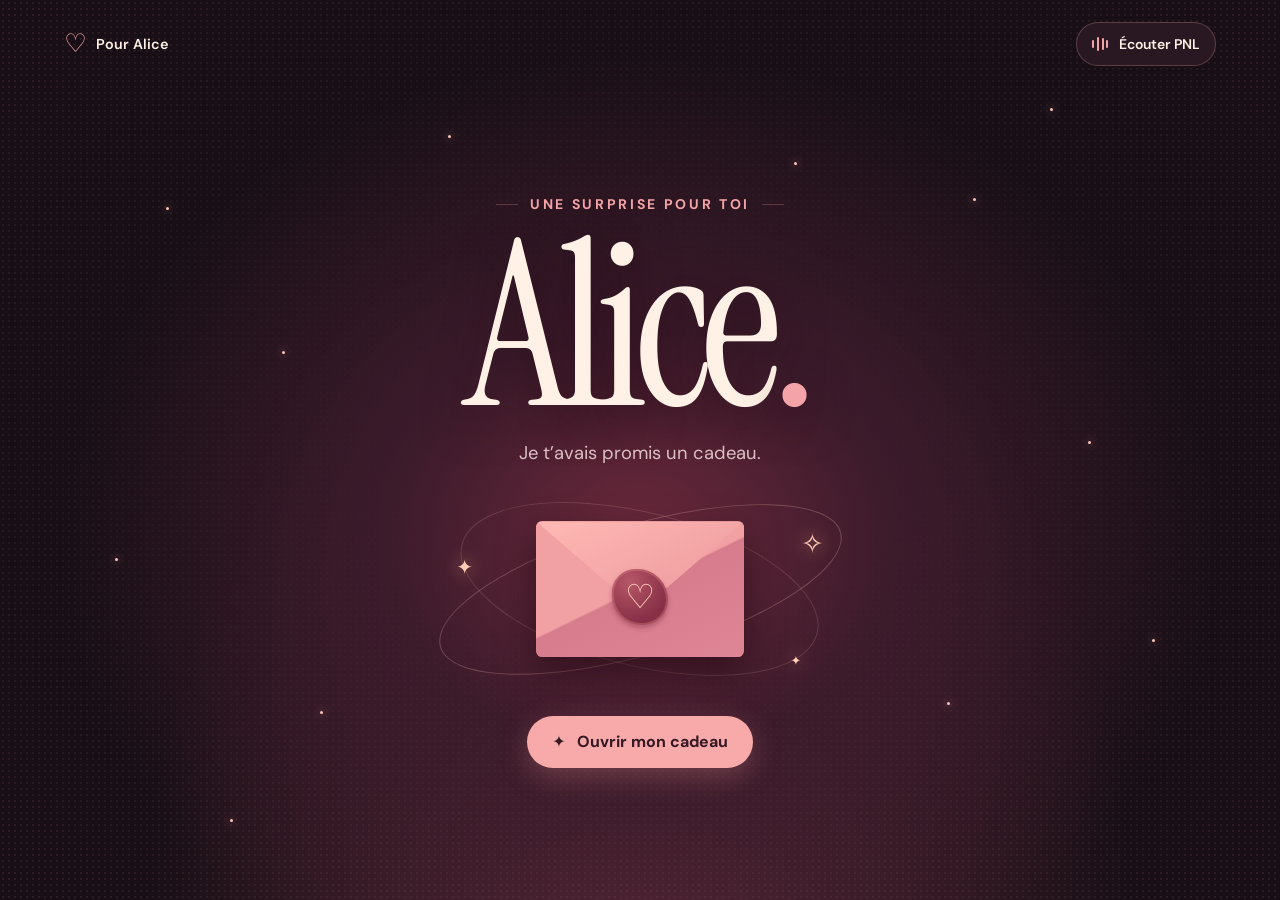
<file: index.html>
<!doctype html>
<html lang="fr">
<head>
  <meta charset="utf-8">
  <meta name="viewport" content="width=device-width, initial-scale=1">
  <meta name="theme-color" content="#180f16">
  <meta name="description" content="Une petite surprise, juste pour toi.">
  <meta name="robots" content="noindex, nofollow">
  <title>Pour Alice ♡</title>
  <link rel="stylesheet" href="style.css">
  <script src="script.js" defer></script>
  <script src="finale.js" defer></script>
</head>
<body>
  <header class="topbar">
    <a class="mark" href="#accueil" aria-label="Pour Alice, accueil"><span aria-hidden="true">♡</span> Pour Alice</a>
    <button class="sound" type="button" id="sound" aria-pressed="false" hidden>
      <span class="equalizer" aria-hidden="true"><i></i><i></i><i></i><i></i></span>
      <span id="sound-label">Écouter PNL</span>
    </button>
    <p class="sound-status" id="sound-status" role="status"></p>
  </header>
  <audio id="track" src="audd.mp3" preload="none" loop></audio>
  <main id="accueil">
    <section class="hero" aria-labelledby="hero-title">
      <div class="starfield" aria-hidden="true">
        <span></span><span></span><span></span><span></span><span></span><span></span>
        <span></span><span></span><span></span><span></span><span></span><span></span>
      </div>
      <p class="eyebrow"><span></span> Une surprise pour toi <span></span></p>
      <h1 id="hero-title">Alice<span>.</span></h1>
      <p class="hero-copy">Je t’avais promis un cadeau.</p>
      <div class="envelope-scene" aria-hidden="true">
        <div class="orbit orbit-one"></div><div class="orbit orbit-two"></div>
        <span class="spark spark-one">✦</span><span class="spark spark-two">✧</span><span class="spark spark-three">✦</span>
        <div class="envelope">
          <div class="envelope-back"></div>
          <div class="envelope-note"><span class="note-star">✦</span><span class="note-to">Pour Alice</span></div>
          <div class="envelope-front"></div>
          <div class="envelope-flap"></div>
          <span class="seal">♡</span>
        </div>
        <canvas class="opening-light" aria-hidden="true" hidden></canvas>
      </div>
      <a class="button open-button" id="open-letter" href="#lettre"><span aria-hidden="true">✦</span> <span class="open-label">Ouvrir mon cadeau</span></a>
    </section>

    <div id="lettre" class="story">
      <section class="wink" aria-labelledby="wink-title">
        <p class="eyebrow"><span></span> La blague <span></span></p>
        <h2 id="wink-title">Et pour Lucia…</h2>
        <p>Quand je te disais que je préférais Lucia, je faisais le malin juste pour te taquiner.</p>
        <p class="punchline">Je te préfère <em>largement.</em></p>
        <p>T’es plus, plus, plus drôle. Et puis surtout, c’est avec toi que j’ai envie de parler.</p>
      </section>

      <section class="letter-stage" id="mot" aria-labelledby="letter-title">
        <article class="letter-paper" tabindex="-1" id="letter-paper">
          <p class="letter-kicker">Un mot pour toi</p>
          <h2 id="letter-title">Alice,</h2>
          <p>Quand on s’est rencontrés dehors, je me doutais pas que j’allais autant aimer parler avec toi. Maintenant, quand je vois ton prénom s’afficher sur mon tél, ça me fait sourire avant même que j’aie lu ton message.</p>
          <p>J’aime trop quand on part sur un truc complètement débile et qu’on en rigole pendant des messages et des messages. Et quand je dois poser mon tél au milieu d’une conversation avec toi, j’ai souvent envie de t’envoyer encore un dernier truc. Bon, des fois, le dernier truc en devient trois.</p>
          <p>J’ai déjà fait le malin avec Lucia, alors je te le dis sérieusement ici. Tu me plais, Alice. T’es drôle, j’aime bien ta façon d’être et je suis vraiment content qu’on se soit croisés ce jour-là. J’avais envie que tu le saches, même si je suis plus à l’aise pour te taquiner que pour t’écrire ça.</p>
          <p>Je t’avais dit que je te ferais un cadeau. J’aurais pu t’envoyer un message et voilà. Puis j’ai commencé à faire un site, j’ai rajouté des étoiles, et à un moment je me suis dit « eh, il manque PNL ». Donc voilà où on en est.</p>
          <p class="signoff">J’espère que ça t’a fait sourire. Moi, rien que de t’imaginer en train de lire ça, ça me fait sourire aussi. <span aria-label="cœur">♡</span></p>
          <p class="letter-ps"><strong>P.-S.</strong> T’es une personne incroyable qui kiffe des trucs incroyables, genre PNL. Si ça c’est pas incroyable… Bon, j’ai dit « incroyable » trois fois. J’avais trouvé « formidable » aussi, mais je te le garde pour la prochaine lettre.</p>
        </article>
      </section>
      <section class="finale-invite" aria-labelledby="finale-title">
        <p class="eyebrow"><span></span> Juste avant que tu partes <span></span></p>
        <h2 id="finale-title">Attends, Alice…</h2>
        <p>Il reste un truc que je voulais te montrer.</p>
        <div class="finale-orb" aria-hidden="true">✦</div>
        <button class="button sky-button" id="launch-sky" type="button" hidden><span aria-hidden="true">✧</span> Allumer le ciel</button>
        <noscript><p>Si je pouvais rallumer les étoiles, j’en ferais un ciel pour toi. ♡</p></noscript>
      </section>
    </div>
  </main>

  <dialog class="gift-intro" id="gift-intro" aria-labelledby="gift-intro-title">
    <div class="gift-intro-content">
      <button class="gift-intro-skip" id="skip-intro" type="button" autofocus>Passer</button>
      <div class="gift-intro-orbit" aria-hidden="true">
        <span class="intro-ring"></span><span class="intro-ring"></span><span class="intro-ring"></span>
        <span class="intro-heart">♡</span>
      </div>
      <h2 id="gift-intro-title">Préparation du cadeau pour <em>Alice</em></h2>
      <div class="gift-intro-bar" aria-hidden="true"><span></span></div>
    </div>
  </dialog>


  <dialog class="sky" id="sky" aria-label="Un ciel pour Alice">
    <div class="sky-stage">
      <div class="sky-controls">
        <form method="dialog"><button class="sky-small-button" id="close-sky" autofocus>Fermer</button></form>
      </div>
      <div class="sky-art">
        <canvas class="sky-canvas" aria-hidden="true"></canvas>
        <p class="sky-name" hidden>ALICE</p>
      </div>
      <div class="sky-words">
        <p id="sky-message" aria-live="polite"></p>
        <button class="sky-small-button" id="replay-sky" type="button" hidden>Revoir les étoiles</button>
      </div>
    </div>
  </dialog>
</body>
</html>
</file>
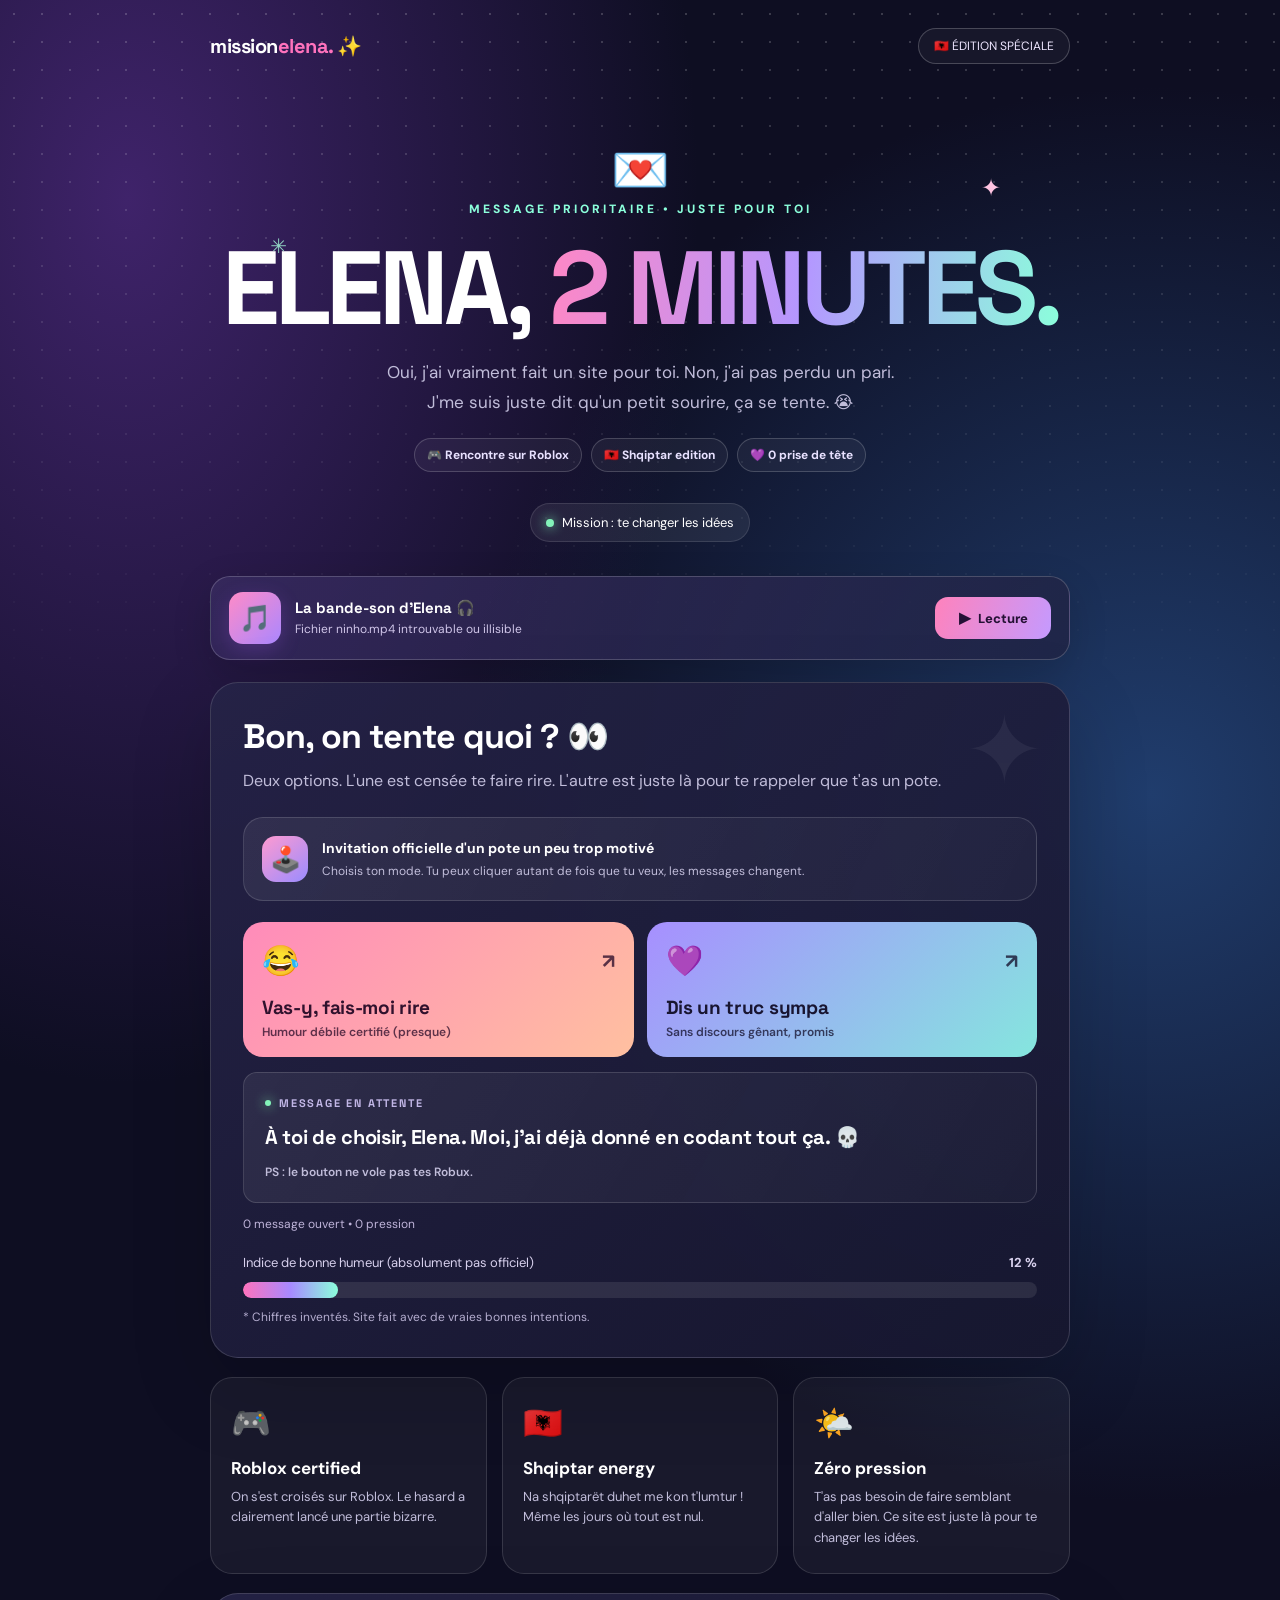
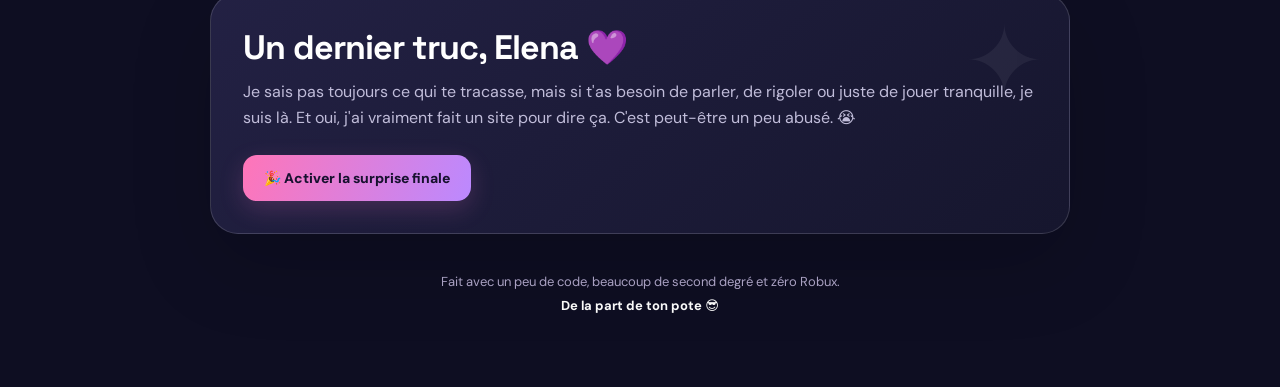
<file: surprise_elena_musique.html>
<!DOCTYPE html>
<html lang="fr">
<head>
  <meta charset="UTF-8" />
  <meta name="viewport" content="width=device-width, initial-scale=1.0" />
  <meta name="theme-color" content="#111128" />
  <title>Mission Elena ✨</title>
  <style>
    @import url('https://fonts.googleapis.com/css2?family=DM+Sans:wght@400;500;600;700;800&family=Space+Grotesk:wght@500;600;700&display=swap');
    :root{--bg:#0e0e22;--card:#1b1a39;--txt:#fff;--muted:#c1bdda;--pink:#ff72bd;--violet:#9979ff;--mint:#8bffdb}
    *{box-sizing:border-box} html{scroll-behavior:smooth}
    body{margin:0;color:var(--txt);font-family:'DM Sans',system-ui,sans-serif;min-height:100vh;background:radial-gradient(ellipse at 10% 10%,#3f236a 0,transparent 35%),radial-gradient(ellipse at 90% 40%,#203d6d 0,transparent 42%),var(--bg);overflow-x:hidden}
    .ambient{position:fixed;inset:0;pointer-events:none;z-index:-1;background-image:radial-gradient(#ffffff30 1px,transparent 1px);background-size:28px 28px;mask-image:linear-gradient(black,transparent 80%)}
    .wrap{width:min(100% - 34px,860px);margin:auto;padding:28px 0 70px}
    nav{display:flex;align-items:center;justify-content:space-between;gap:12px}.brand{font-family:'Space Grotesk',sans-serif;font-weight:700;letter-spacing:-.5px;font-size:20px}.brand span{color:var(--pink)}.pill{border:1px solid #ffffff36;border-radius:50px;padding:9px 15px;font-size:12px;color:#eee6ff;background:#ffffff0a}
    .hero{text-align:center;padding:75px 0 34px}.tiny{font-size:12px;text-transform:uppercase;letter-spacing:3px;font-weight:800;color:var(--mint)}
    h1{font-family:'Space Grotesk',sans-serif;font-size:clamp(52px,10vw,104px);line-height:.99;letter-spacing:-5px;margin:20px 0 18px}.gradient{background:linear-gradient(95deg,#ff87c5,#b497ff,#8bffdb);color:transparent;background-clip:text;-webkit-background-clip:text}
    .subtitle{color:var(--muted);max-width:530px;margin:0 auto;font-size:17px;line-height:1.75}.float{font-size:47px;display:inline-block;animation:bob 3s ease-in-out infinite}@keyframes bob{50%{transform:translateY(-12px) rotate(8deg)}}
    .status{display:inline-flex;align-items:center;gap:8px;background:#ffffff12;border:1px solid #ffffff1c;padding:10px 15px;border-radius:50px;margin-top:24px;font-size:13px}.dot{width:8px;height:8px;border-radius:50%;background:#83f4b9;box-shadow:0 0 12px #83f4b9}
    .panel{background:linear-gradient(140deg,#252347e8,#17172fe8);border:1px solid #ffffff25;border-radius:28px;padding:32px;box-shadow:0 30px 80px #0000002b;position:relative;overflow:hidden}
    .panel:before{content:'✦';position:absolute;right:25px;top:6px;font-size:95px;opacity:.055;pointer-events:none}
    .panel h2{font-family:'Space Grotesk',sans-serif;font-size:clamp(24px,5vw,34px);letter-spacing:-1px;margin:0 0 10px}.panel p{color:var(--muted);line-height:1.6;margin:0}.btns{display:flex;flex-wrap:wrap;gap:12px;margin-top:25px}
    button{border:none;border-radius:14px;padding:14px 21px;font:800 14px 'DM Sans',sans-serif;cursor:pointer;transition:transform .15s,box-shadow .2s}button:hover{transform:translateY(-3px)}button:active{transform:scale(.97)}button:focus-visible{outline:3px solid var(--mint);outline-offset:3px}.primary{background:linear-gradient(110deg,#ff75b8,#bb89ff);color:#17112f;box-shadow:0 8px 25px #ed74cc30}.secondary{background:#ffffff14;border:1px solid #ffffff35;color:white}
    #message{margin-top:20px;min-height:68px;display:flex;align-items:center;border-radius:14px;padding:15px 18px;background:#ffffff0d;border:1px dashed #ffffff3b;color:#fff;font-weight:700;line-height:1.5}#message.pop{animation:pop .32s ease}@keyframes pop{0%{transform:scale(.97);opacity:.3}100%{transform:scale(1);opacity:1}}
    .cards{display:grid;grid-template-columns:repeat(3,1fr);gap:15px;margin:19px 0}.mini{background:#ffffff0c;border:1px solid #ffffff22;border-radius:22px;padding:24px 20px;min-height:166px}.mini .emoji{font-size:32px}.mini h3{font-size:17px;margin:13px 0 8px}.mini p{font-size:13px;line-height:1.6;color:var(--muted);margin:0}
    .meter{margin:22px 0 0}.meter-head{display:flex;justify-content:space-between;gap:8px;font-size:13px;margin-bottom:11px;color:#d7d0ed}.track{background:#ffffff17;border-radius:50px;height:16px;overflow:hidden}.fill{width:12%;height:100%;background:linear-gradient(90deg,#ff72bd,#a78aff,#8bffdb);border-radius:50px;transition:width .65s cubic-bezier(.22,1,.36,1)}.tip{font-size:12px;color:#b4adcf;margin-top:11px}
    .hero{position:relative}.hero:after{content:'✦';position:absolute;right:8%;top:21%;font-size:24px;color:#ffc4e2;animation:bob 4s ease-in-out infinite}.hero:before{content:'✳';position:absolute;left:7%;top:33%;font-size:20px;color:#a8ffdc;opacity:.8}
    .hero-chips{display:flex;gap:9px;justify-content:center;flex-wrap:wrap;margin:21px 0 7px}.hero-chips span{border:1px solid #ffffff2e;background:#ffffff0c;border-radius:99px;padding:8px 12px;color:#e8e1ff;font-size:12px;font-weight:700}
    .prompt-card{margin-top:23px;border:1px solid #ffffff24;border-radius:20px;background:linear-gradient(115deg,#ffffff12,#ffffff07);padding:18px;display:flex;gap:14px;align-items:center;text-align:left}.prompt-avatar{width:46px;height:46px;flex-shrink:0;border-radius:14px;background:linear-gradient(140deg,#ff9ad0,#9a8cff);display:grid;place-items:center;font-size:25px}.prompt-card strong{display:block;font-size:14px}.prompt-card small{display:block;color:var(--muted);font-size:12px;margin-top:5px;line-height:1.5}
    .action-grid{display:grid;grid-template-columns:1fr 1fr;gap:13px;margin-top:21px}.action{position:relative;text-align:left;padding:19px 19px 17px;min-height:124px;border-radius:20px;display:flex;flex-direction:column;align-items:flex-start;justify-content:space-between;gap:15px;box-shadow:none}.action .action-top{display:flex;align-items:center;justify-content:space-between;width:100%}.action .action-emoji{font-size:30px}.action .action-arrow{font-size:20px;opacity:.8}.action strong{font-family:'Space Grotesk',sans-serif;font-size:19px;letter-spacing:-.3px}.action small{display:block;font-size:12px;font-weight:600;opacity:.78;margin-top:4px}.action-joke{background:linear-gradient(135deg,#ff8bba,#ffc0a0);color:#30112d}.action-kind{background:linear-gradient(135deg,#a78fff,#85e6de);color:#181531}
    .result-header{display:flex;gap:8px;align-items:center;font-size:11px;letter-spacing:1.8px;color:#c2b7e7;text-transform:uppercase;font-weight:800;margin-bottom:10px}.result-header .dot{width:6px;height:6px}
    #message{margin-top:15px;min-height:116px;display:block;border:1px solid #ffffff25;padding:22px 21px;background:linear-gradient(120deg,#ffffff11,#ffffff06);font-size:clamp(16px,3vw,20px);font-family:'Space Grotesk',sans-serif;line-height:1.5;letter-spacing:-.3px}
    #message .result-text{display:block}.result-meta{display:block;margin-top:12px;font:600 12px 'DM Sans',sans-serif;color:#c1bdda;letter-spacing:0}
    .reply-row{display:flex;justify-content:space-between;align-items:center;flex-wrap:wrap;gap:10px;margin-top:13px;color:#bfb4da;font-size:12px}.small-btn{font-size:12px;padding:9px 12px;color:#efe9ff;background:#ffffff14;border:1px solid #ffffff22;border-radius:11px}
    .footer{text-align:center;color:#b3aacd;font-size:13px;margin-top:36px;line-height:1.8}.footer strong{color:white}.confetti{position:fixed;top:-30px;pointer-events:none;z-index:20;animation:fall var(--dur) linear forwards;transform:rotate(var(--rot));font-size:var(--size)}@keyframes fall{to{transform:translate(var(--drift),110vh) rotate(850deg);opacity:0}}

    /* Lecteur musical compact */
    .music-player{display:flex;align-items:center;gap:14px;margin:0 0 22px;padding:15px 18px;border:1px solid #ffffff30;border-radius:20px;background:linear-gradient(115deg,#382b60cc,#202444cc);box-shadow:0 12px 38px #00000027}
    .music-art{width:52px;height:52px;flex-shrink:0;display:grid;place-items:center;border-radius:14px;background:linear-gradient(135deg,#ff8bc8,#aa87ff);font-size:26px;box-shadow:0 6px 20px #b05cff38}
    .music-details{flex:1;min-width:0}.music-details strong{display:block;font-family:'Space Grotesk',sans-serif;font-size:15px}.music-details small{display:block;color:#d0c6e9;font-size:12px;line-height:1.45;margin-top:4px}
    .music-toggle{display:inline-flex;align-items:center;justify-content:center;gap:7px;flex-shrink:0;padding:11px 15px;border-radius:13px;background:linear-gradient(110deg,#ff82bc,#c49aff);color:#251135;font-size:13px;min-width:116px}
    .music-toggle:disabled{opacity:.65;cursor:wait}.music-icon{font-size:15px}.music-player.playing .music-art{animation:music-pulse 2.2s ease-in-out infinite}@keyframes music-pulse{50%{box-shadow:0 0 25px #ba8aff99;transform:scale(1.035)}}
    @media(max-width:460px){.music-player{gap:10px;padding:12px}.music-art{width:44px;height:44px;font-size:22px}.music-toggle{min-width:96px;padding:11px 10px;font-size:12px}.music-details strong{font-size:13px}.music-details small{font-size:11px}}
    @media(max-width:650px){.wrap{width:min(100% - 26px,860px)}.hero{padding-top:62px}h1{letter-spacing:-2.8px}.panel{padding:25px 21px}.cards{grid-template-columns:1fr}.mini{min-height:0}.btns button{flex:1 1 180px}.action-grid{grid-template-columns:1fr}.action{min-height:110px}.prompt-card{margin-top:18px}.hero:after{right:0}.hero:before{left:0}.pill{font-size:10px}.subtitle{font-size:15px}}
    @media(prefers-reduced-motion:reduce){*,*:before,*:after{animation:none!important;transition:none!important;scroll-behavior:auto!important}}
  </style>
</head>
<body>
  <div class="ambient" aria-hidden="true"></div>
  <main class="wrap">
    <nav><div class="brand">mission<span>elena.</span> ✨</div><div class="pill">🇦🇱 ÉDITION SPÉCIALE</div></nav>
    <header class="hero">
      <div class="float" aria-hidden="true">💌</div>
      <div class="tiny">Message prioritaire • juste pour toi</div>
      <h1>ELENA, <span class="gradient">2 MINUTES.</span></h1>
      <p class="subtitle">Oui, j'ai vraiment fait un site pour toi. Non, j'ai pas perdu un pari. J'me suis juste dit qu'un petit sourire, ça se tente. 😭</p>
      <div class="hero-chips"><span>🎮 Rencontre sur Roblox</span><span>🇦🇱 Shqiptar edition</span><span>💜 0 prise de tête</span></div>
      <div class="status"><span class="dot"></span> Mission : te changer les idées</div>
    </header>
    <section class="music-player" id="musicPlayer" aria-label="Lecteur de musique">
      <div class="music-art" aria-hidden="true">🎵</div>
      <div class="music-details"><strong>La bande-son d'Elena 🎧</strong><small id="musicStatus" role="status">Clique sur Lecture pour l'ambiance ✨</small></div>
      <button class="music-toggle" id="musicToggle" type="button" aria-label="Lancer la musique" aria-pressed="false"><span class="music-icon" id="musicIcon" aria-hidden="true">▶</span><span id="musicLabel">Lecture</span></button>
      <audio id="elenaAudio" preload="metadata" src="ninho.mp4"></audio>
    </section>
    <section class="panel" aria-label="Messages pour Elena">
      <h2>Bon, on tente quoi ? 👀</h2>
      <p>Deux options. L'une est censée te faire rire. L'autre est juste là pour te rappeler que t'as un pote.</p>
      <div class="prompt-card"><div class="prompt-avatar">🕹️</div><div><strong>Invitation officielle d'un pote un peu trop motivé</strong><small>Choisis ton mode. Tu peux cliquer autant de fois que tu veux, les messages changent.</small></div></div>
      <div class="action-grid">
        <button class="action action-joke" id="jokeBtn" type="button"><span class="action-top"><span class="action-emoji">😂</span><span class="action-arrow">↗</span></span><span><strong>Vas-y, fais-moi rire</strong><small>Humour débile certifié (presque)</small></span></button>
        <button class="action action-kind" id="kindBtn" type="button"><span class="action-top"><span class="action-emoji">💜</span><span class="action-arrow">↗</span></span><span><strong>Dis un truc sympa</strong><small>Sans discours gênant, promis</small></span></button>
      </div>
      <div id="message" role="status" aria-live="polite"><span class="result-header"><span class="dot"></span> Message en attente</span><span class="result-text">À toi de choisir, Elena. Moi, j'ai déjà donné en codant tout ça. 💀</span><span class="result-meta">PS : le bouton ne vole pas tes Robux.</span></div>
      <div class="reply-row"><span id="messageCount">0 message ouvert • 0 pression</span><button id="againBtn" class="small-btn" type="button" hidden>🔄 Encore un</button></div>
      <div class="meter"><div class="meter-head"><span>Indice de bonne humeur (absolument pas officiel)</span><strong id="percent">12 %</strong></div><div class="track" role="progressbar" aria-label="Jauge de bonne humeur fictive" aria-valuemin="0" aria-valuemax="100" aria-valuenow="12" id="progress"><div class="fill" id="fill"></div></div><div class="tip">* Chiffres inventés. Site fait avec de vraies bonnes intentions.</div></div>
    </section>
    <section class="cards" aria-label="Trois messages pour Elena">
      <div class="mini"><div class="emoji">🎮</div><h3>Roblox certified</h3><p>On s'est croisés sur Roblox. Le hasard a clairement lancé une partie bizarre.</p></div>
      <div class="mini"><div class="emoji">🇦🇱</div><h3>Shqiptar energy</h3><p>Na shqiptarët duhet me kon t'lumtur ! Même les jours où tout est nul.</p></div>
      <div class="mini"><div class="emoji">🌤️</div><h3>Zéro pression</h3><p>T'as pas besoin de faire semblant d'aller bien. Ce site est juste là pour te changer les idées.</p></div>
    </section>
    <section class="panel">
      <h2>Un dernier truc, Elena 💜</h2>
      <p>Je sais pas toujours ce qui te tracasse, mais si t'as besoin de parler, de rigoler ou juste de jouer tranquille, je suis là. Et oui, j'ai vraiment fait un site pour dire ça. C'est peut-être un peu abusé. 😭</p>
      <div class="btns"><button class="primary" id="surpriseBtn">🎉 Activer la surprise finale</button></div>
      <div id="finalMsg" role="status" aria-live="polite" hidden style="margin-top:18px;font-weight:800;font-size:20px;color:#a8ffde">URIME ELENA! 🇦🇱✨ Mission accomplie si t'as souri ne serait-ce qu'une seconde !</div>
    </section>
    <footer class="footer">Fait avec un peu de code, beaucoup de second degré et zéro Robux.<br><strong>De la part de ton pote 😎</strong></footer>
  </main>
  <script>

    // Le fichier ninho.mp4 doit être dans le même dossier que ce HTML.
    // On ignore les 23 premières secondes (intro musicale) à chaque lecture complète.
    const audio = document.getElementById('elenaAudio');
    const musicPlayer = document.getElementById('musicPlayer');
    const musicToggle = document.getElementById('musicToggle');
    const musicLabel = document.getElementById('musicLabel');
    const musicIcon = document.getElementById('musicIcon');
    const musicStatus = document.getElementById('musicStatus');
    const startAt = 23;
    function startPosition(){return Number.isFinite(audio.duration) && audio.duration > startAt ? startAt : 0;}
    function skipIntro(){
      const at = startPosition();
      if (Math.abs(audio.currentTime - at) > 0.5) audio.currentTime = at;
    }
    function syncMusicUI(){
      const playing = !audio.paused && !audio.ended;
      musicPlayer.classList.toggle('playing', playing);
      musicLabel.textContent = playing ? 'Pause' : 'Lecture';
      musicIcon.textContent = playing ? '❚❚' : '▶';
      musicToggle.setAttribute('aria-label', playing ? 'Mettre la musique en pause' : 'Lancer la musique');
      musicToggle.setAttribute('aria-pressed', String(playing));
      if (playing) musicStatus.textContent = 'Musique en cours 🎶';
      else if (!audio.error) musicStatus.textContent = 'Musique en pause • à toi de jouer';
    }
    audio.addEventListener('loadedmetadata', () => {
      // Le premier lancement commence à 00:23, pas à 00:00.
      if (audio.currentTime < startAt) skipIntro();
    });
    musicToggle.addEventListener('click', async () => {
      if (!audio.paused){audio.pause();return;}
      musicToggle.disabled = true;
      musicStatus.textContent = 'Chargement du son…';
      try {
        if (audio.readyState < 1) {
          await new Promise((resolve, reject) => {
            const onReady = () => {cleanup();resolve();};
            const onError = () => {cleanup();reject(new Error('audio indisponible'));};
            const cleanup = () => {audio.removeEventListener('loadedmetadata',onReady);audio.removeEventListener('error',onError);};
            audio.addEventListener('loadedmetadata',onReady);
            audio.addEventListener('error',onError);
            if (audio.error) onError();
            else audio.load();
          });
        }
        if (audio.ended || audio.currentTime < startAt) skipIntro();
        await audio.play();
      } catch (error) {
        musicStatus.textContent = 'Impossible de lire le son : vérifie ninho.mp4';
      } finally {musicToggle.disabled = false;syncMusicUI();if(audio.error)musicStatus.textContent='Fichier ninho.mp4 introuvable ou illisible';}
    });
    audio.addEventListener('play', syncMusicUI);
    audio.addEventListener('pause', syncMusicUI);
    audio.addEventListener('ended', () => { skipIntro(); audio.play().catch(() => {musicStatus.textContent='Clique sur Lecture pour reprendre';}); });
    audio.addEventListener('error', () => {syncMusicUI();musicStatus.textContent='Fichier ninho.mp4 introuvable ou illisible';});
    const jokes = [
      "On s'est rencontrés sur Roblox. Y a des milliards de joueurs, et le jeu a décidé de nous mettre dans le même serveur… faut enquêter. 😭",
      "J'ai fait un site rien que pour toi. Si tu rigoles pas, je vais devoir ouvrir un ticket au service client de l'humour. 💀",
      "Mon clavier réclame des heures sup. Je lui ai dit : « c'est pour Elena ». Il a demandé un remboursement. ⌨️",
      "Si ce site plante, dis-toi que c'est un effet spécial. On appelle ça le budget cinéma. 🎬",
      "J'ai hésité à t'offrir des Robux. Puis j'ai regardé mon compte et j'ai préféré t'offrir du HTML. 😭",
      "Ce message a été approuvé par le ministère très officiel des gens qui racontent n'importe quoi. ✅",
      "J'ai demandé à Roblox comment faire sourire Elena. Ils m'ont répondu : « Erreur 404, débrouille-toi ». 😭",
      "Je voulais faire une blague incroyable, mais elle est partie AFK. Du coup, tu te contentes de celle-là. 🎮",
      "Tu sais ce qui est plus rare qu'un item légendaire sur Roblox ? Moi qui termine un projet juste pour faire une blague. 💀",
      "J'ai codé un bouton « fais-moi rire ». La confiance est énorme. Le niveau de risque aussi. 😂",
      "Je comptais faire un site sérieux. Puis je me suis souvenu qu'on s'était rencontrés sur Roblox. Impossible. 😭",
      "Si tu souris ne serait-ce qu'une seconde, je considère que ce site a une meilleure rentabilité que tous mes investissements en Robux. 📈"
    ];
    const kindness = [
      "T'as le droit d'avoir une journée nulle. J'espère juste que la suite sera un peu plus douce pour toi. 💜",
      "Je te connais peut-être surtout à travers Roblox, mais ça m'empêche pas de vouloir que tu ailles bien. 🎮",
      "T'es pas obligée de faire semblant d'être de bonne humeur avec moi. On peut aussi juste jouer et raconter n'importe quoi. 🤝",
      "Même si j'ai parfois des blagues nulles, au moins tu sais que je suis là si t'as besoin de parler. 💜",
      "J'espère que ce petit site t'a changé les idées, même cinq secondes. C'est déjà une victoire pour mon code. ✨",
      "Nuk ki nevojë me qenë gjithmonë mirë. 💜 Ça veut dire : t'as pas besoin d'aller bien tout le temps.",
      "Si quelque chose te tracasse, tu peux m'en parler. Et si t'as pas envie, on peut juste faire une partie tranquille. 🌷",
      "On n'a pas besoin d'avoir une grande raison pour faire un petit geste gentil. Voilà, c'était ma philosophie du jour. 😭",
      "Je sais pas forcément comment améliorer ta journée, mais j'avais envie d'essayer. Et promis, pas de facture pour ce site. 💌",
      "Peu importe ton humeur aujourd'hui, t'es toujours la bienvenue pour discuter ou jouer. Sans pression. 🌤️"
    ];
    const message = document.getElementById('message');
    const fill = document.getElementById('fill');
    const percent = document.getElementById('percent');
    const progress = document.getElementById('progress');
    const againBtn = document.getElementById('againBtn');
    let score = 12, lastMode = 'joke', shownCount = 0;
    const queues = {joke: [], kind: []};
    function nextFrom(mode){
      const pool = mode === 'joke' ? jokes : kindness;
      if(!queues[mode].length){
        const indices = pool.map((_,i)=>i);
        for(let i=indices.length-1;i>0;i--){const j=Math.floor(Math.random()*(i+1));[indices[i],indices[j]]=[indices[j],indices[i]];}
        queues[mode]=indices;
      }
      return pool[queues[mode].pop()];
    }
    function show(mode){
      lastMode=mode;shownCount++;
      const isJoke=mode==='joke';
      message.classList.remove('pop');void message.offsetWidth;
      message.replaceChildren();
      const heading=document.createElement('span');heading.className='result-header';heading.textContent=isJoke?'😂 OPÉRATION SOURIRE':'💜 PETIT MESSAGE POUR TOI';
      const body=document.createElement('span');body.className='result-text';body.textContent=nextFrom(mode);
      const hint=document.createElement('span');hint.className='result-meta';hint.textContent=isJoke?'Si tu rigoles, c’est gagné. Sinon, je demande le remboursement du site.':'Aucune obligation de sourire. C’est juste un message de ton pote.';
      message.append(heading,body,hint);message.classList.add('pop');
      score=Math.min(99,score+(isJoke?11:9));fill.style.width=score+'%';percent.textContent=score+' %';progress.setAttribute('aria-valuenow',String(score));
      document.getElementById('messageCount').textContent=shownCount+' message'+(shownCount>1?'s':'')+' ouvert'+(shownCount>1?'s':'')+' • toujours 0 pression';
      againBtn.hidden=false;againBtn.textContent=isJoke?'😂 Une autre blague':'💜 Un autre message';
    }
    document.getElementById('jokeBtn').addEventListener('click',()=>show('joke'));
    document.getElementById('kindBtn').addEventListener('click',()=>show('kind'));
    againBtn.addEventListener('click',()=>show(lastMode));
    document.getElementById('surpriseBtn').addEventListener('click',()=>{document.getElementById('finalMsg').hidden=false;score=100;fill.style.width='100%';percent.textContent='100 %';progress.setAttribute('aria-valuenow','100');burst();});
    function burst(){if(window.matchMedia('(prefers-reduced-motion: reduce)').matches)return;const icons=['✨','💜','🎉','🌸','🇦🇱','⭐'];for(let i=0;i<55;i++){const el=document.createElement('span');el.className='confetti';el.textContent=icons[Math.floor(Math.random()*icons.length)];el.style.left=Math.random()*100+'vw';el.style.setProperty('--dur',2.4+Math.random()*2.6+'s');el.style.setProperty('--drift',(Math.random()*220-110)+'px');el.style.setProperty('--rot',Math.random()*360+'deg');el.style.setProperty('--size',14+Math.random()*16+'px');el.style.animationDelay=Math.random()*.45+'s';document.body.appendChild(el);setTimeout(()=>el.remove(),5600)}}
  </script>
</body>
</html>
</file>
<file: style.css>
@import url('https://fonts.googleapis.com/css2?family=DM+Sans:wght@400;500;600;700&family=Instrument+Serif:ital@0;1&display=swap');

:root {
  color-scheme: dark;
  --bg: #180f16;
  --ink: #fff1e5;
  --muted: #dcc0c6;
  --accent: #f4a3a8;
  --line: #f4a3a842;
  --serif: 'Instrument Serif', Georgia, serif;
  --sans: 'DM Sans', system-ui, sans-serif;
}
*, *::before, *::after { box-sizing: border-box; }
html { scroll-behavior: smooth; }
body { margin: 0; background: var(--bg); color: var(--ink); font-family: var(--sans); }
button, a { -webkit-tap-highlight-color: transparent; }
a { color: inherit; }
button { font: inherit; }
[hidden] { display: none !important; }
:focus-visible { outline: 2px solid #fff2bb; outline-offset: 5px; }

.topbar {
  position: absolute; z-index: 5; inset: 0 0 auto;
  min-height: 5.5rem; padding: 1.25rem clamp(1.1rem, 5vw, 4.5rem);
  display: flex; justify-content: space-between; align-items: center; gap: .75rem;
}
.mark { display: inline-flex; align-items: center; gap: .55rem; text-decoration: none; font-size: .9rem; font-weight: 600; }
.mark span { font-size: 1.6rem; line-height: 1; color: var(--accent); }
.sound {
  display: inline-flex; gap: .65rem; align-items: center; justify-content: center;
  background: #291822; color: var(--ink); border: 1px solid var(--line); border-radius: 5rem;
  padding: .65rem .95rem; cursor: pointer; font-size: .875rem; font-weight: 600; min-height: 2.75rem;
}
.sound:hover { background: #432333; }
.sound-status {
  position: absolute; top: 100%; right: clamp(1.1rem, 5vw, 4.5rem); max-width: min(18rem, 85vw);
  margin: 0; padding: .6rem .8rem; border: 1px solid var(--line); border-radius: .6rem;
  background: #321c28; color: var(--ink); font-size: .875rem;
}
.sound-status:empty { padding: 0; border: 0; }
.equalizer { width: 1rem; height: 1rem; display: flex; align-items: center; justify-content: space-between; }
.equalizer i { width: 2px; height: 45%; border-radius: 2px; background: var(--accent); }
.equalizer i:nth-child(2) { height: 92%; animation-delay: -.27s; }
.equalizer i:nth-child(3) { height: 70%; animation-delay: -.47s; }
.equalizer i:nth-child(4) { animation-delay: -.16s; }
.sound[aria-pressed='true'] i { animation-name: equalize; animation-duration: .75s; animation-iteration-count: infinite; animation-direction: alternate; }

.hero {
  min-height: 100svh; isolation: isolate; overflow: hidden; position: relative;
  display: flex; flex-direction: column; align-items: center; justify-content: center; text-align: center;
  padding: clamp(6rem, 14vh, 9rem) 1.1rem clamp(2.5rem, 7vh, 5rem);
  background:
    radial-gradient(ellipse at 50% 60%, #6b293c 0%, #3c1b2b 28%, transparent 64%),
    radial-gradient(ellipse at 50% 108%, #5c2a39 0%, transparent 55%), #180f16;
}
.hero::before {
  content: ''; position: absolute; z-index: -1; inset: 0; opacity: .38;
  background-image: radial-gradient(#f8b0b069 .65px, transparent .8px);
  background-size: 6px 6px;
  mask-image: radial-gradient(ellipse, transparent 24%, black 100%);
}
.eyebrow {
  display: flex; justify-content: center; align-items: center; gap: .75rem;
  color: var(--accent); font-weight: 700; font-size: .875rem; letter-spacing: .19em; text-transform: uppercase;
  margin: 0 0 .55rem;
}
.eyebrow span { display: inline-block; width: 1.35rem; height: 1px; background: var(--line); }
.hero h1 {
  font: 400 clamp(7rem, 18vw, 15rem)/.81 var(--serif);
  margin: .05em 0 0; letter-spacing: -.054em; padding-right: .035em;
  text-shadow: 0 10px 45px #220a16a8;
}
.hero h1 span { color: var(--accent); }
.hero-copy { color: var(--muted); font-size: clamp(1rem, 2vw, 1.15rem); margin: 1.3rem 0 0; }
.starfield { position: absolute; inset: 0; z-index: -1; pointer-events: none; }
.starfield span {
  position: absolute; left: var(--x); top: var(--y); width: 3px; height: 3px;
  border-radius: 50%; background: #ffc5b8; box-shadow: 0 0 10px #ffa9b0;
  animation: twinkle 4s ease-in-out infinite alternate; animation-delay: var(--delay, 0s);
}
.starfield span:nth-child(1) { --x: 13%; --y: 23%; --delay: -2s; }
.starfield span:nth-child(2) { --x: 22%; --y: 39%; }
.starfield span:nth-child(3) { --x: 76%; --y: 22%; --delay: -3s; }
.starfield span:nth-child(4) { --x: 85%; --y: 49%; --delay: -1s; }
.starfield span:nth-child(5) { --x: 35%; --y: 15%; --delay: -2s; }
.starfield span:nth-child(6) { --x: 62%; --y: 18%; }
.starfield span:nth-child(7) { --x: 9%; --y: 62%; --delay: -3s; }
.starfield span:nth-child(8) { --x: 90%; --y: 71%; }
.starfield span:nth-child(9) { --x: 25%; --y: 79%; --delay: -1s; }
.starfield span:nth-child(10) { --x: 74%; --y: 78%; --delay: -2s; }
.starfield span:nth-child(11) { --x: 18%; --y: 91%; }
.starfield span:nth-child(12) { --x: 82%; --y: 12%; --delay: -3s; }

.envelope-scene {
  position: relative; display: grid; place-items: center; isolation: isolate;
  width: min(100%, 28rem); height: clamp(11.5rem, 26vh, 15rem); margin: .45rem 0 .6rem;
}
.orbit { position: absolute; width: 93%; height: 56%; border: 1px solid #ffc5bc42; border-radius: 50%; z-index: -1; }
.orbit-one { transform: rotate(-16deg); }
.orbit-two { transform: rotate(14deg); width: 82%; height: 66%; opacity: .65; }
.spark { position: absolute; color: #ffccb5; text-shadow: 0 0 18px #f5a78d; animation: twinkle 3s ease-in-out infinite alternate; }
.spark-one { left: 9%; top: 35%; font-size: 1.25rem; }
.spark-two { right: 9%; top: 23%; font-size: 1.7rem; animation-delay: -1.4s; }
.spark-three { right: 14%; bottom: 16%; font-size: .8rem; animation-delay: -.7s; }
.envelope {
  position: relative; width: clamp(9rem, 30vw, 13rem); aspect-ratio: 1.53;
  animation: float 4.5s ease-in-out infinite; filter: drop-shadow(0 1rem 1.15rem #2006109c);
  perspective: 600px;
}
.envelope > div { position: absolute; inset: 0; border-radius: .4rem; }
.envelope-back { background: #b75e70; }
.envelope > .envelope-note {
  inset: 9% 13% 15%; border-radius: .2rem; background: #ffe5cc;
  transition: translate .65s ease .25s;
}
.envelope-front {
  background: linear-gradient(154deg, #f1a0a4 49%, #d77c8d 50%, #de8596 100%);
  clip-path: polygon(0 0, 50% 54%, 100% 0, 100% 100%, 0 100%);
}
.envelope-flap {
  background: linear-gradient(155deg, #ffb9b4, #e68e96);
  clip-path: polygon(0 0, 100% 0, 50% 66%); transform-origin: top;
  transition: transform .65s ease;
}
.seal {
  position: absolute; top: 35%; left: 50%; translate: -50% 0;
  display: grid; place-items: center; width: 27%; aspect-ratio: 1;
  border-radius: 43% 56% 46% 54%; color: #ffd2bb; font-size: clamp(1.5rem, 5vw, 2.1rem);
  background: radial-gradient(circle at 32% 24%, #b75668, #862f46 70%);
  box-shadow: inset 0 0 0 2px #e8888a55, 0 3px 5px #74243765; transition: opacity .25s;
}
.is-open .envelope-flap { transform: rotateX(180deg); }
.is-open .envelope-note { translate: 0 -47%; }
.is-open .seal { opacity: 0; }

.button {
  display: inline-flex; justify-content: center; align-items: center; gap: .7rem; min-height: 3.25rem;
  border-radius: 5rem; padding: .85rem 1.55rem; text-decoration: none; font-weight: 700;
  transition: background-color .2s, transform .2s, box-shadow .2s;
}
.button:hover { transform: translateY(-3px); }
.open-button { color: #351823; background: #f7aaa9; box-shadow: 0 .55rem 1.8rem #f0939a48; }
.open-button:hover { background: #ffcac1; box-shadow: 0 .7rem 2.1rem #f0939a65; }

.story { background: radial-gradient(ellipse at 50% 90%, #492333, transparent 72%), #21121c; }
.wink { text-align: center; max-width: 38rem; margin: 0 auto; padding: clamp(4rem, 10vw, 8rem) 1.4rem 3.5rem; }
.wink h2 { margin: .2rem 0 1.1rem; font: 400 clamp(3.7rem, 9vw, 6.75rem)/.95 var(--serif); }
.wink p:not(.eyebrow) { max-width: 27rem; margin: 1rem auto; color: var(--muted); line-height: 1.7; }
.wink p.punchline { color: var(--ink); font: 400 clamp(2.35rem, 6.3vw, 3.9rem)/1 var(--serif); max-width: none; margin: 1.4rem 0; }
.punchline em { color: var(--accent); }
.letter-stage { padding: 0 1.15rem clamp(4rem, 10vw, 8rem); }
.letter-paper {
  width: min(100%, 41rem); position: relative; margin: 0 auto;
  padding: clamp(1.6rem, 6vw, 4.25rem); color: #452430; background: #fbe7d8;
  border: 1px solid #fff0e3; border-radius: .3rem; box-shadow: 0 1.5rem 4.5rem #12081080;
  background-image: radial-gradient(ellipse at 100% 0%, #f4ccbca6, transparent 57%),
    repeating-linear-gradient(0deg, #85425307 0 1px, transparent 1px 5px);
  transform: rotate(-1deg);
}
.letter-paper::before { content: ''; display: block; width: 2.8rem; border-top: 2px solid #ad5e6c; margin-bottom: 1.1rem; }
.letter-kicker { font-size: .875rem; text-transform: uppercase; letter-spacing: .14em; font-weight: 700; color: #854353; }
.letter-paper h2 { font: italic 400 clamp(4rem, 10vw, 6rem)/1 var(--serif); margin: .25rem 0 1.2rem; }
.letter-paper p:not(.letter-kicker) { font-size: clamp(1rem, 2.5vw, 1.125rem); line-height: 1.72; }
.letter-paper .signoff { margin-bottom: 0; font-weight: 700; }
.signoff span { color: #9e4459; }

@keyframes equalize { from { transform: scaleY(.45); } to { transform: scaleY(1.15); } }
@keyframes twinkle { from { opacity: .32; } to { opacity: 1; } }
@keyframes float { 0%, 100% { transform: translateY(0) rotate(-7deg); } 50% { transform: translateY(-8px) rotate(-4deg); } }
@media (max-width: 480px) {
  .topbar { min-height: 4.5rem; padding-block: .85rem; }
  .hero { min-height: 100svh; }
  .hero h1 { font-size: clamp(6rem, 25vw, 9rem); }
  .hero-copy { margin-top: 1.05rem; }
  .eyebrow { letter-spacing: .13em; }
}
@media (prefers-reduced-motion: reduce) {
  *, *::before, *::after { animation: none !important; transition: none !important; scroll-behavior: auto !important; }
  .envelope { transform: rotate(-5deg); }
}

.finale-invite {
  position: relative; isolation: isolate; overflow: hidden;
  display: grid; justify-items: center; text-align: center;
  padding: clamp(3.5rem, 9vw, 7rem) 1.25rem clamp(4.5rem, 11vw, 9rem);
  background: radial-gradient(ellipse at 50% 40%, #592746 0%, #2a1831 35%, transparent 69%), #150f21;
}
.finale-invite::before, .sky::before {
  content: ''; position: absolute; inset: 0; z-index: -1; pointer-events: none;
  background: radial-gradient(circle, #fff0d5ad 1px, transparent 1.5px) 7px 10px / 71px 67px,
    radial-gradient(circle, #ffb4d58c 1px, transparent 1.4px) 18px 31px / 101px 83px,
    radial-gradient(circle, #e6cbf57d .6px, transparent 1.15px) 43px 6px / 53px 59px;
  opacity: .5; mask-image: radial-gradient(ellipse, black 15%, transparent 79%);
}
.finale-invite h2 { margin: .35rem 0 .7rem; font: 400 clamp(3.1rem, 9vw, 6.4rem)/.95 var(--serif); }
.finale-invite p:not(.eyebrow) { margin: .4rem 0 1.55rem; color: var(--muted); }
.finale-invite a { color: #ffd1db; text-underline-offset: .22em; }
.finale-orb {
  position: relative; display: grid; place-items: center; width: 8.25rem; aspect-ratio: 1;
  margin: 1.15rem 0 1.9rem; border-radius: 50%; color: #ffdfd0; font-size: 2.7rem;
  background: radial-gradient(circle, #ffd6cc28, #bc6eaa28 35%, transparent 65%);
  text-shadow: 0 0 1rem #fcaabc;
  animation: twinkle 3.5s ease-in-out infinite alternate;
}
.finale-orb::before, .finale-orb::after {
  content: ''; position: absolute; inset: 12%; border: 1px solid #f6b2db66; border-radius: 48%;
  transform: rotate(-32deg) scaleX(1.45);
}
.finale-orb::after { transform: rotate(34deg) scaleX(1.45); border-color: #e6b0f943; }
.sky-button {
  cursor: pointer; border: 1px solid #ffd9dfad; color: #391727; background: #ffc0cc;
  box-shadow: 0 0 2.35rem #f7a5cc55;
}
.sky-button:hover { background: #ffdae1; }
.sky {
  position: fixed; inset: 0; width: 100%; max-width: none; height: 100%; max-height: none;
  margin: 0; padding: 0; border: 0; overflow: auto; color: var(--ink);
  isolation: isolate; overscroll-behavior: contain;
  background: radial-gradient(ellipse at 48% 42%, #352044 0%, #190f26 43%, #0e0b18 83%);
}
.sky::backdrop { background: #0e0b18; }
.sky[open] { display: block; }
.sky-stage {
  position: relative; min-height: 100%; width: 100%; isolation: isolate;
  display: grid; grid-template-rows: auto minmax(14rem, 1fr) auto;
  padding: max(1rem, env(safe-area-inset-top)) clamp(1rem, 4vw, 3.5rem) max(1.25rem, env(safe-area-inset-bottom));
}
.sky-controls { display: flex; justify-content: flex-end; }
.sky-small-button {
  display: inline-flex; align-items: center; justify-content: center; min-height: 2.75rem;
  padding: .5rem 1rem; border-radius: 4rem; border: 1px solid #f3c8e260;
  background: #2b1a3d; color: #fff0e6; cursor: pointer; font-weight: 600;
}
.sky-small-button:hover { background: #4b2855; }
.sky-art { position: relative; align-self: stretch; min-width: 0; display: grid; place-items: center; }
.sky-art::before {
  content: ''; position: absolute; inset: 0; z-index: -1; pointer-events: none;
  background: radial-gradient(ellipse, #e775c322, transparent 68%);
}
.sky-canvas { position: absolute; inset: 0; width: 100%; height: 100%; }
.sky-name {
  margin: 0; overflow-wrap: anywhere; font: 400 clamp(4rem, 19vw, 13rem)/.9 var(--serif);
  color: #ffe7d9; letter-spacing: .045em;
  text-shadow: 0 0 1.7rem #ffaccfd9, 0 0 5rem #cf7bd9;
}
.sky-words {
  min-height: 10rem; display: grid; justify-items: center; align-content: start;
  text-align: center; padding: 0 .15rem .75rem;
}
.sky-words p { margin: 0 0 .95rem; max-width: 28ch; color: #ffe5ed; font: 400 clamp(1.65rem, 5vw, 2.65rem)/1.12 var(--serif); }
.sky-words p:not(:empty), #replay-sky:not([hidden]), .sky-name:not([hidden]) { animation: sky-appear .9s both; }
@keyframes sky-appear { from { opacity: 0; transform: translateY(9px); } to { opacity: 1; transform: translateY(0); } }
@media (max-height: 520px) { .sky-stage { grid-template-rows: auto minmax(9rem, 1fr) auto; } .sky-words { min-height: 8rem; } }


html:has(.sky[open]) { overflow: hidden; }

.envelope-back { z-index: 0; }
.envelope > .envelope-note {
  z-index: 2; display: grid; justify-items: center; align-content: start; gap: .18rem;
  padding: .45rem .35rem 0; color: #7e374c;
  background: linear-gradient(145deg, #fff1db, #ffd2c2);
  border: 1px solid #fff7e6;
  box-shadow: inset 0 0 0 .21rem #d2838b30;
}
.envelope-note span { opacity: 0; }
.note-to { font: italic 400 clamp(1rem, 4vw, 1.6rem)/1 var(--serif); white-space: nowrap; }
.note-star { font-size: .62rem; line-height: 1; }
.envelope-front { z-index: 3; }
.envelope-flap { z-index: 4; }
.seal { z-index: 5; }
.is-open .envelope-flap { z-index: 1; }
.is-open .envelope-note { translate: 0 -54%; }
.is-open .envelope-note span { opacity: 1; }
.opening-light {
  position: absolute; width: min(97vw, 45rem); height: clamp(14.5rem, 63vw, 26rem);
  left: 50%; top: 50%; transform: translate(-50%, -50%);
  z-index: 7; pointer-events: none;
}
.envelope-scene::before {
  content: ''; position: absolute; inset: -22% -15%; z-index: -1; pointer-events: none;
  background: radial-gradient(ellipse, #ffc39254, #ec82a72c 38%, transparent 69%);
  opacity: 0;
}
.hero.is-opening .envelope-scene::before { animation: envelope-glow 1.9s ease both; }
.hero.is-opening .orbit-one { animation: orbit-light 1.75s ease both; }
.hero.is-opening .orbit-two { animation: orbit-light 1.55s .08s ease both; }
.hero.is-opening .envelope { animation: envelope-lift 1.85s cubic-bezier(.21, .7, .3, 1) both; }
.hero.is-opening .envelope-flap { animation: break-seal .68s .27s ease-in-out both; }
.hero.is-opening .seal { animation: seal-light .55s ease both; }
.hero.is-opening .envelope > .envelope-note { animation: letter-rise 1.34s .53s cubic-bezier(.23, .68, .27, 1) both; }
.hero.is-opening .envelope-note span { animation: note-ink .55s .87s ease both; }
.hero.is-opening .open-button { position: relative; z-index: 8; }
@keyframes envelope-glow { 0%, 100% { opacity: 0; } 49%, 72% { opacity: 1; } }
@keyframes orbit-light {
  0%, 100% { scale: 1; }
  60% { scale: 1.17; border-color: #ffe2c7b0; box-shadow: 0 0 1.6rem #ffa9b87d; }
}
@keyframes envelope-lift {
  0% { transform: translateY(0) rotate(-6deg); }
  32% { transform: translateY(4px) rotate(-9deg); }
  69% { transform: translateY(-13px) rotate(-2deg) scale(1.13); }
  100% { transform: translateY(0) rotate(-6deg); }
}
@keyframes break-seal {
  0% { transform: rotateX(0deg); z-index: 4; }
  49% { z-index: 4; }
  50% { z-index: 1; }
  100% { transform: rotateX(180deg); z-index: 1; }
}
@keyframes seal-light {
  0%, 25% { opacity: 1; scale: 1; }
  58% { opacity: 1; scale: 1.16; box-shadow: 0 0 1.1rem #ffd5b2; }
  100% { opacity: 0; scale: .42; }
}
@keyframes letter-rise {
  0% { translate: 0 0; }
  68% { translate: 0 -71%; }
  100% { translate: 0 -54%; }
}
@keyframes note-ink { from { opacity: 0; } to { opacity: 1; } }

.gift-intro {
  position: fixed; inset: 0; width: 100%; height: 100%; max-width: none; max-height: none;
  margin: 0; padding: 0; border: 0; color: var(--ink);
  background: #170e1c; overflow: auto; overscroll-behavior: contain;
}
.gift-intro::backdrop { background: transparent; }
.gift-intro[open] { animation: intro-screen var(--intro-duration, 2300ms) ease both; }
html:has(.gift-intro[open]) { overflow: hidden; }
.gift-intro-content {
  position: relative; isolation: isolate; min-height: 100%;
  display: grid; align-content: center; justify-items: center; text-align: center;
  padding: 3.6rem 1.2rem 2rem;
  background: radial-gradient(ellipse at 50% 47%, #542640 0%, #29172f 38%, #170e1c 73%);
}
.gift-intro-content::before {
  content: ''; position: absolute; inset: 0; pointer-events: none; z-index: -1;
  background: radial-gradient(circle, #f5bfcb84 .8px, transparent 1.55px) 7px 10px / 49px 53px,
    radial-gradient(circle, #fff0ca7d .7px, transparent 1.6px) 24px 31px / 81px 71px;
  mask-image: radial-gradient(ellipse, #000 16%, transparent 76%);
}
.gift-intro-skip {
  position: absolute; inset: max(1rem, env(safe-area-inset-top)) max(1rem, env(safe-area-inset-right)) auto auto;
  padding: .55rem .95rem; min-height: 2.75rem; border: 1px solid #ffc5d752; border-radius: 4rem;
  background: #301b36; color: var(--ink); cursor: pointer;
}
.gift-intro-skip:hover { background: #4b274a; }
.gift-intro-orbit {
  position: relative; display: grid; place-items: center; isolation: isolate;
  width: clamp(5rem, 22vw, 8.8rem); aspect-ratio: 1; margin-bottom: .95rem;
  color: #ffd9c8; background: radial-gradient(circle, #f8acbd40, transparent 68%);
}
.intro-heart { font: 400 clamp(2rem, 10vw, 3.65rem)/1 var(--serif); text-shadow: 0 0 1.8rem #fbc0b5; }
.intro-ring {
  position: absolute; inset: 12%; border: 1px solid #fed3cd60; border-radius: 50%;
  animation: intro-orbit var(--intro-duration, 2300ms) cubic-bezier(.22,.73,.32,1) both;
  --angle: -38deg;
}
.intro-ring::after {
  content: ''; position: absolute; top: 5%; left: 17%; width: .35rem; height: .35rem;
  border-radius: 50%; background: #fff1c9; box-shadow: 0 0 .8rem .15rem #f9a7c2;
}
.intro-ring:nth-child(2) { --angle: 28deg; inset: 8% 14%; border-color: #ffabc74e; }
.intro-ring:nth-child(3) { --angle: 102deg; inset: 15% 9%; border-color: #ffdcca39; }
.gift-intro h2 {
  margin: 0; font: 600 clamp(.9rem, 3vw, 1.1rem)/1.25 var(--sans);
  letter-spacing: .035em; color: #f4c9d5;
}
.gift-intro h2 em {
  display: block; margin-top: .1em; color: #ffede2;
  font: italic 400 clamp(4.1rem, 14vw, 8.2rem)/.83 var(--serif);
  text-shadow: 0 0 2.5rem #ffb3c675;
}
.gift-intro-bar {
  width: min(64vw, 17rem); height: .25rem; margin-top: clamp(1.5rem, 6vh, 2.8rem);
  background: #ffd9cb23; border-radius: 3rem;
}
.gift-intro-bar span {
  display: block; width: 100%; height: 100%; border-radius: inherit; transform-origin: left center;
  background: linear-gradient(90deg, #e281ae, #ffd5ab, #fff2d7);
  box-shadow: 0 0 .8rem #fbabc5;
  animation: intro-progress var(--intro-duration, 2300ms) cubic-bezier(.23,.58,.35,1) both;
}
.letter-paper .letter-ps {
  margin: 1.55rem 0 0; padding-top: 1.15rem; border-top: 1px solid #a9627052;
  color: #673a4a;
}
@keyframes intro-orbit {
  from { transform: rotate(calc(var(--angle) - 120deg)) scaleX(1.45); }
  to { transform: rotate(var(--angle)) scaleX(1.45); }
}
@keyframes intro-progress { 0% { transform: scaleX(.04); } 82%, 100% { transform: scaleX(1); } }
@keyframes intro-screen { 0%, 85% { opacity: 1; } 100% { opacity: 0; } }


.intro-pending .topbar, .intro-pending main {
  visibility: hidden;
  animation: intro-unblock 0s 2.7s forwards;
}
@keyframes intro-unblock { to { visibility: visible; } }

.intro-nebula {
  position: absolute; inset: -10%; z-index: -1; pointer-events: none;
  background:
    radial-gradient(ellipse at 32% 42%, #ab4f8466, transparent 42%),
    radial-gradient(ellipse at 74% 61%, #674bbf72, transparent 39%),
    radial-gradient(ellipse at 55% 25%, #da775547, transparent 33%);
  mask-image: radial-gradient(ellipse, #000 14%, transparent 68%);
  animation: intro-nebula var(--intro-duration, 2300ms) ease both;
}
.gift-intro-content { overflow: hidden; }
.intro-meteors { position: absolute; inset: 0; pointer-events: none; z-index: -1; overflow: hidden; }
.intro-meteors i {
  position: absolute; top: var(--y); left: var(--x); width: clamp(6rem, 24vw, 16rem);
  height: 2px; opacity: 0; border-radius: 50%; transform-origin: right center;
  background: linear-gradient(90deg, transparent, #ef9bbd8a 65%, #ffe7cc);
  box-shadow: .7rem 0 1.2rem #ffa8c73d;
  animation: intro-meteor 1.06s var(--delay) cubic-bezier(.2,.66,.27,1) both;
  --x: 5%; --y: 29%; --delay: .12s;
}
.intro-meteors i:nth-child(2) { --x: 62%; --y: 26%; --delay: .38s; }
.intro-meteors i:nth-child(3) { --x: 16%; --y: 62%; --delay: .64s; }
.intro-meteors i:nth-child(4) { --x: 70%; --y: 66%; --delay: .87s; }
.intro-heart { animation: intro-heart var(--intro-duration, 2300ms) ease-out both; }
.intro-wave {
  position: absolute; inset: 14%; border: 1px solid #ffb5cc9e; border-radius: 50%;
  box-shadow: 0 0 1.5rem #ffc9bd49, inset 0 0 1rem #e894bc4d;
  animation: intro-wave var(--intro-duration, 2300ms) ease-out both;
}
.gift-intro h2, .gift-intro-bar { animation: intro-title var(--intro-duration, 2300ms) ease-out both; }
@keyframes intro-nebula {
  0% { opacity: .1; transform: scale(.7) rotate(-12deg); }
  60% { opacity: .82; }
  100% { opacity: .65; transform: scale(1.35) rotate(14deg); }
}
@keyframes intro-meteor {
  from { opacity: 0; transform: translate(-35%, -5vh) rotate(29deg) scaleX(.25); }
  27% { opacity: .88; }
  to { opacity: 0; transform: translate(56%, 9vh) rotate(29deg) scaleX(1.1); }
}
@keyframes intro-heart {
  0% { opacity: 0; transform: scale(.55); }
  28% { opacity: 1; transform: scale(1.17); }
  49% { transform: scale(.96); }
  68%, 100% { opacity: 1; transform: scale(1.06); }
}
@keyframes intro-wave {
  0%, 44% { opacity: 0; transform: scale(.75); }
  53% { opacity: .8; }
  90%, 100% { opacity: 0; transform: scale(2.4); }
}
@keyframes intro-title {
  0%, 10% { opacity: 0; transform: translateY(.55rem); }
  36%, 100% { opacity: 1; transform: translateY(0); }
}
@media (prefers-reduced-motion: reduce) {
  .intro-pending .topbar, .intro-pending main { visibility: visible; }
}
</file>
